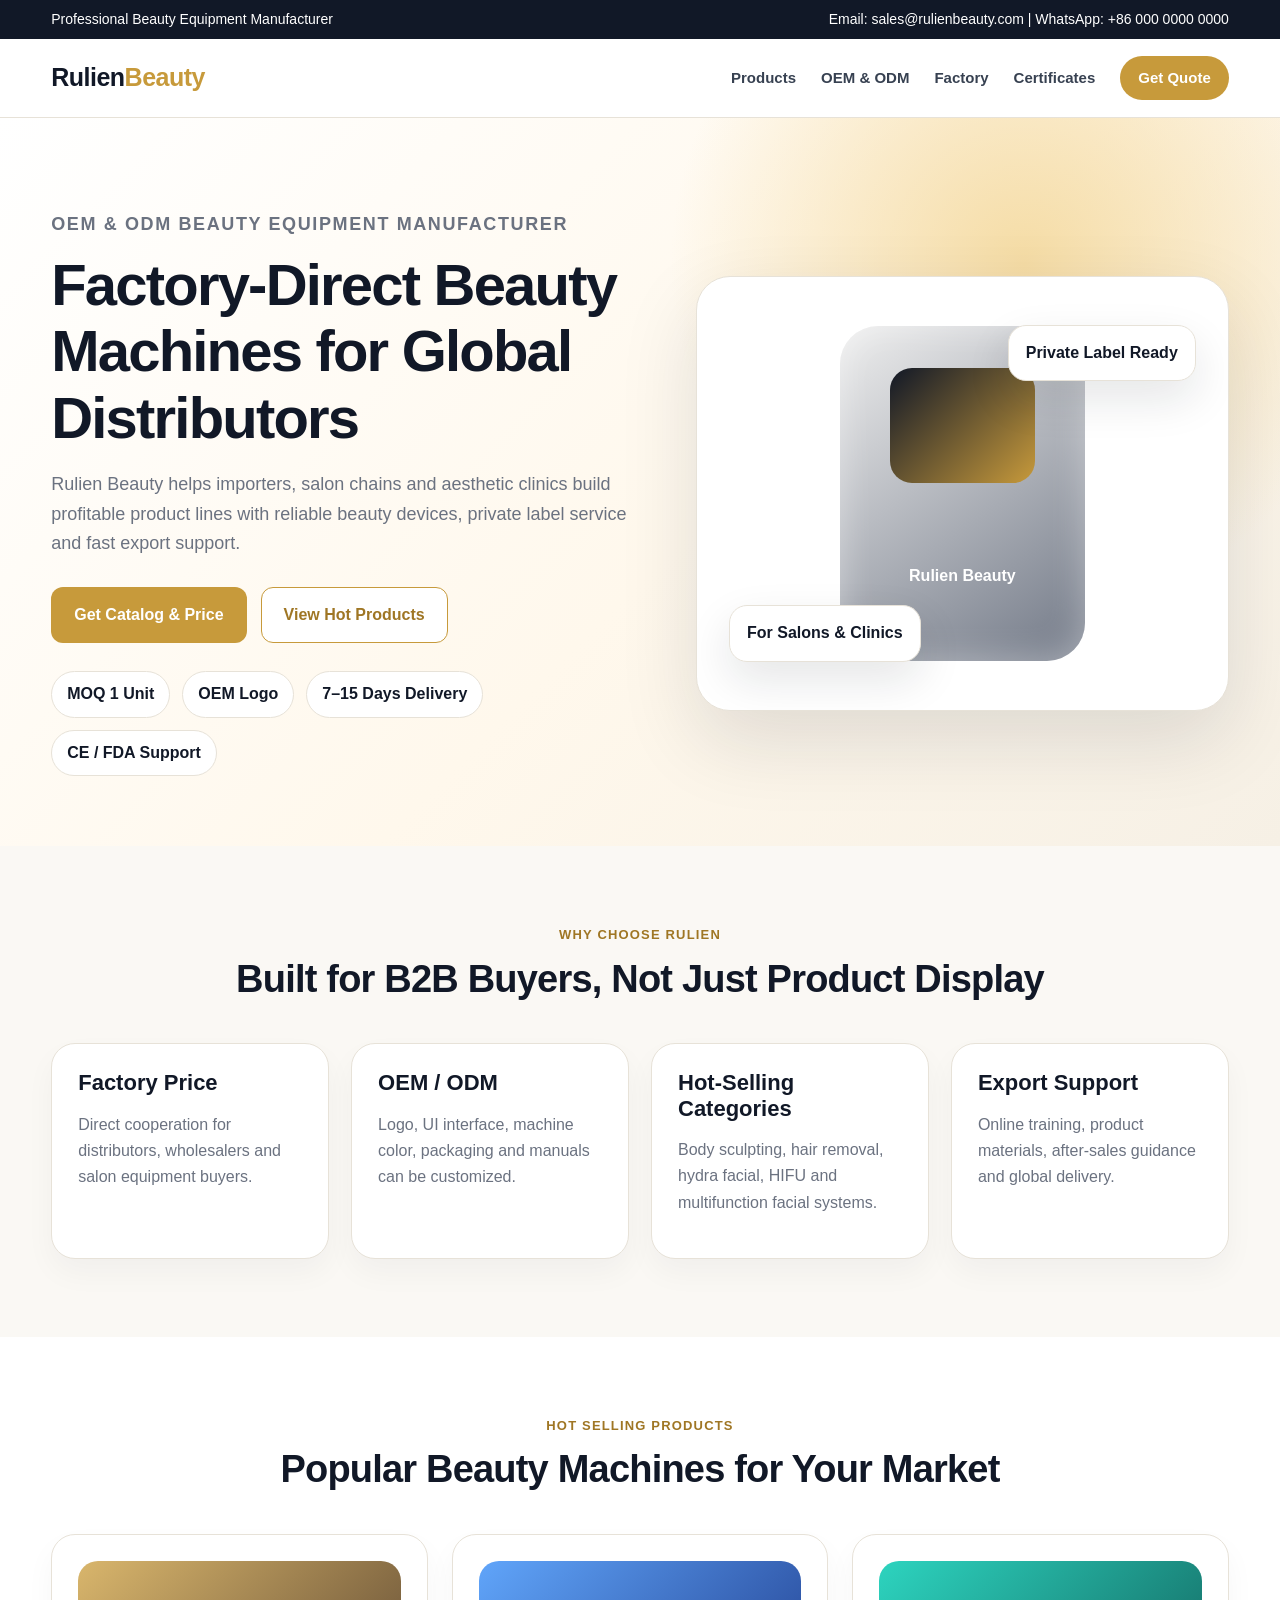
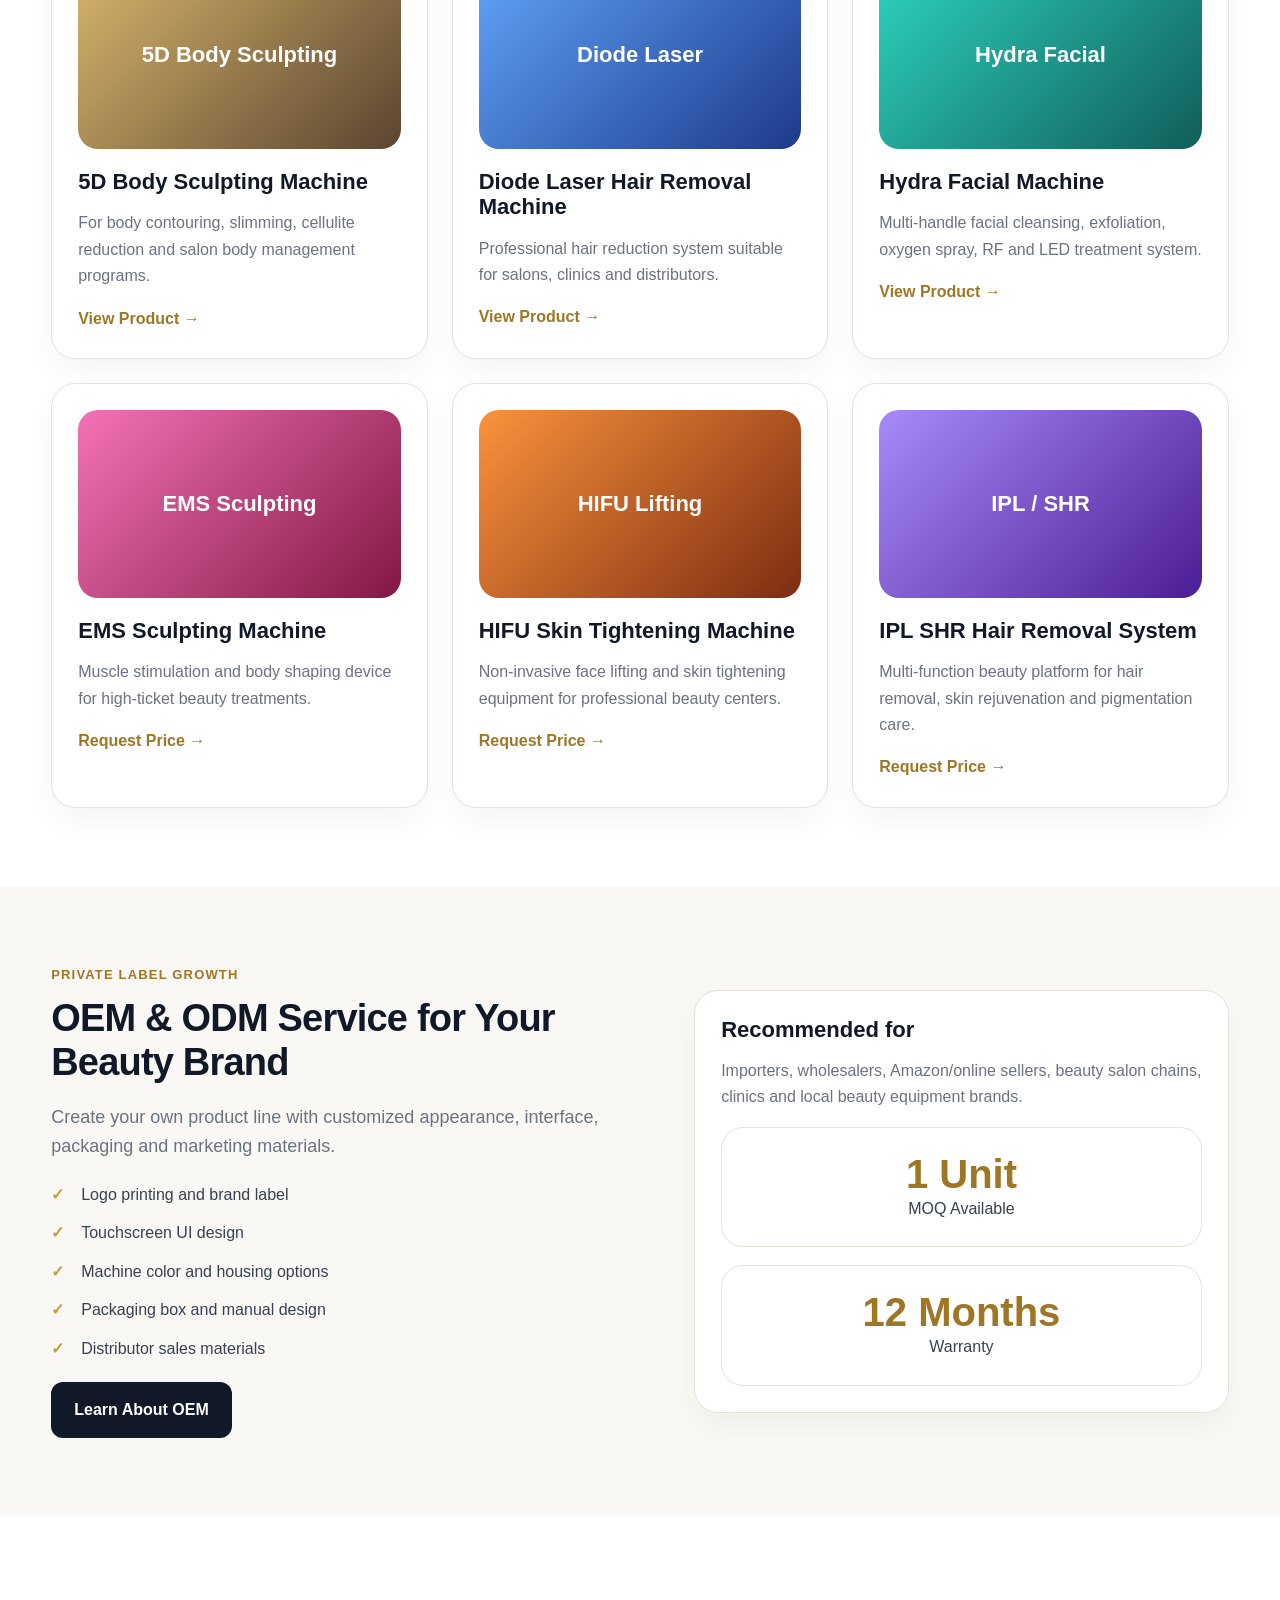
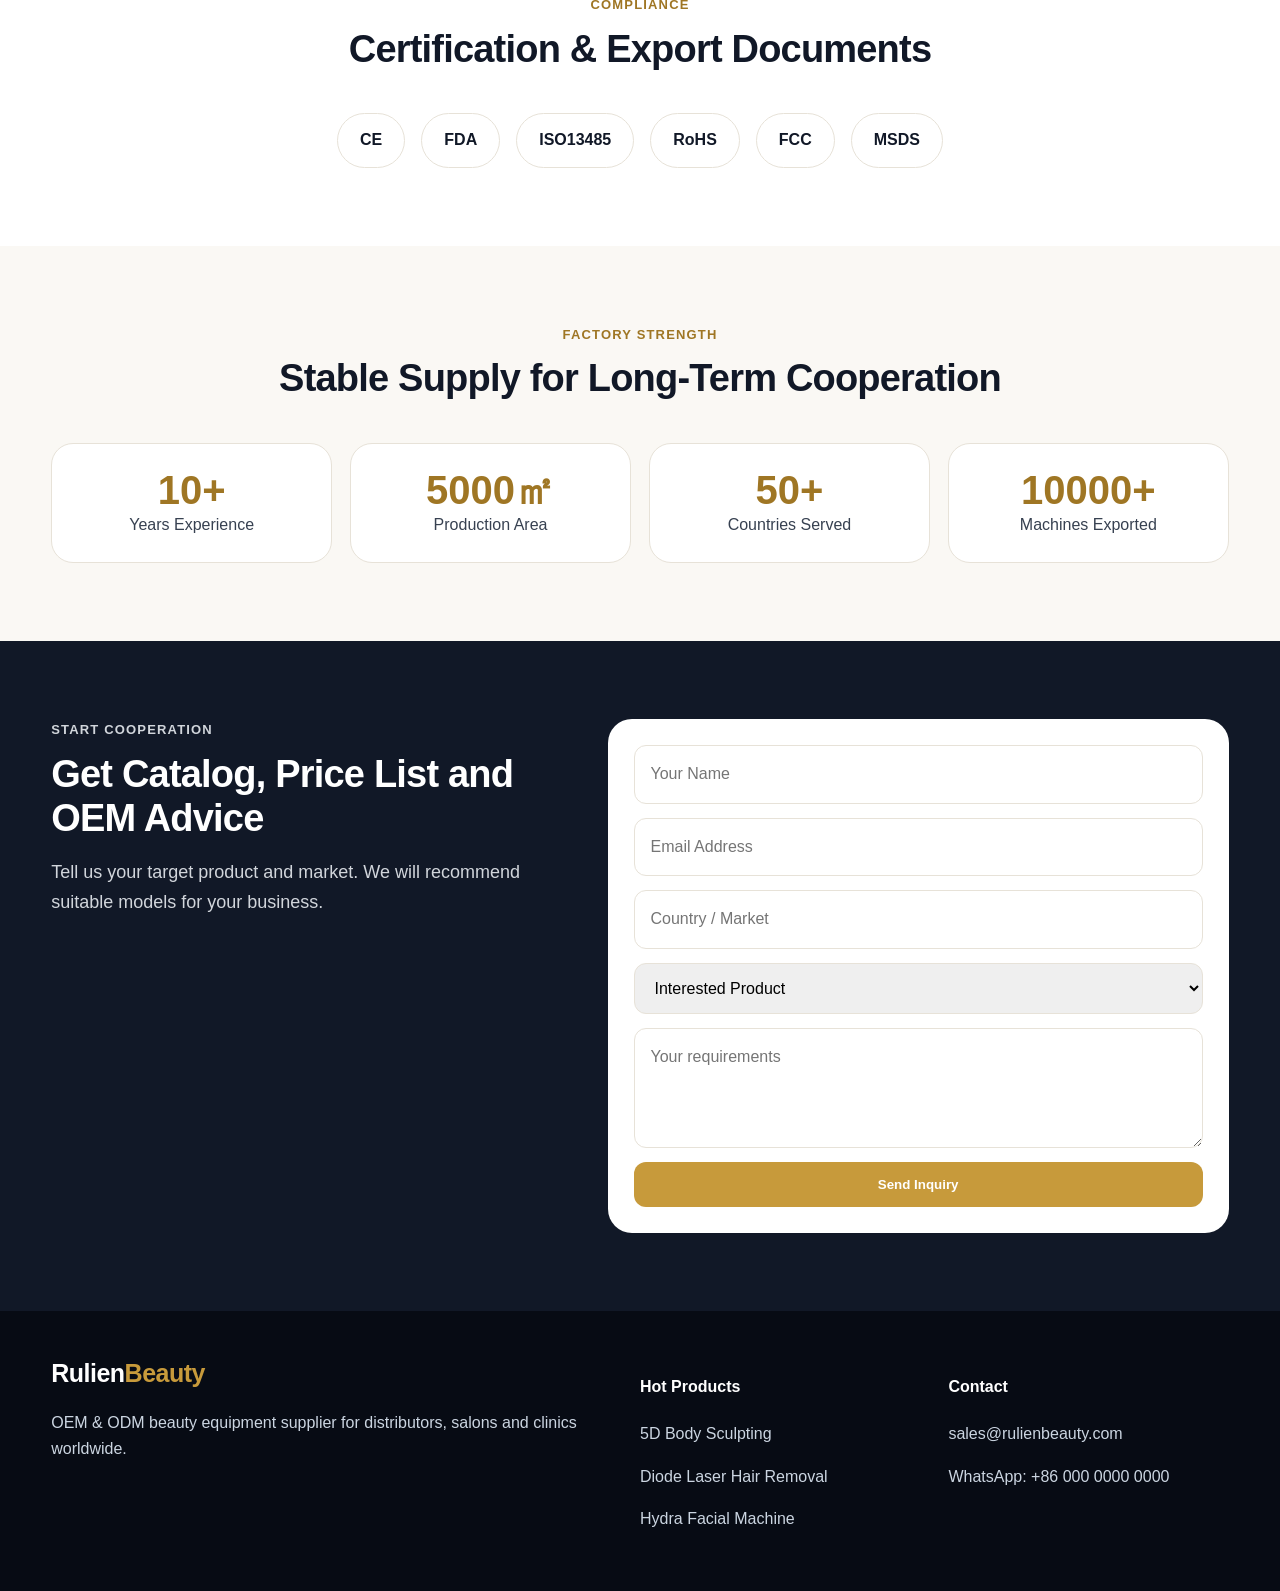
<file: index.html>
<!DOCTYPE html><html lang="en"><head><meta charset="UTF-8"><meta name="viewport" content="width=device-width, initial-scale=1.0"><title>Rulien Beauty | OEM Beauty Equipment Manufacturer</title><meta name="description" content="OEM and ODM beauty equipment manufacturer for body sculpting, hair removal, hydra facial and HIFU machines."><link rel="stylesheet" href="style.css"></head><body>
<div class="topbar"><div class="container"><span>Professional Beauty Equipment Manufacturer</span><span>Email: sales@rulienbeauty.com | WhatsApp: +86 000 0000 0000</span></div></div>
<header class="header"><div class="container nav"><a class="logo" href="index.html">Rulien<span>Beauty</span></a><nav><a href="index.html#products">Products</a><a href="oem.html">OEM & ODM</a><a href="factory.html">Factory</a><a href="index.html#certificates">Certificates</a><a href="contact.html" class="nav-cta">Get Quote</a></nav></div></header>
<section class="hero"><div class="container hero-grid"><div><p class="eyebrow">OEM & ODM Beauty Equipment Manufacturer</p><h1>Factory-Direct Beauty Machines for Global Distributors</h1><p>Rulien Beauty helps importers, salon chains and aesthetic clinics build profitable product lines with reliable beauty devices, private label service and fast export support.</p><div class="actions"><a href="contact.html" class="btn primary">Get Catalog & Price</a><a href="#products" class="btn light">View Hot Products</a></div><div class="trust"><span>MOQ 1 Unit</span><span>OEM Logo</span><span>7–15 Days Delivery</span><span>CE / FDA Support</span></div></div><div class="hero-visual"><div class="device"></div><div class="float a">Private Label Ready</div><div class="float b">For Salons & Clinics</div></div></div></section>
<section class="section alt"><div class="container"><div class="section-head"><p class="eyebrow">Why Choose Rulien</p><h2>Built for B2B Buyers, Not Just Product Display</h2></div><div class="grid-4"><div class="card"><h3>Factory Price</h3><p>Direct cooperation for distributors, wholesalers and salon equipment buyers.</p></div><div class="card"><h3>OEM / ODM</h3><p>Logo, UI interface, machine color, packaging and manuals can be customized.</p></div><div class="card"><h3>Hot-Selling Categories</h3><p>Body sculpting, hair removal, hydra facial, HIFU and multifunction facial systems.</p></div><div class="card"><h3>Export Support</h3><p>Online training, product materials, after-sales guidance and global delivery.</p></div></div></div></section>
<section id="products" class="section"><div class="container"><div class="section-head"><p class="eyebrow">Hot Selling Products</p><h2>Popular Beauty Machines for Your Market</h2></div><div class="grid-3"><div class="card product-card"><div class="product-img g1">5D Body Sculpting</div><h3>5D Body Sculpting Machine</h3><p>For body contouring, slimming, cellulite reduction and salon body management programs.</p><a href="body-sculpting.html">View Product →</a></div><div class="card product-card"><div class="product-img g2">Diode Laser</div><h3>Diode Laser Hair Removal Machine</h3><p>Professional hair reduction system suitable for salons, clinics and distributors.</p><a href="diode-laser.html">View Product →</a></div><div class="card product-card"><div class="product-img g3">Hydra Facial</div><h3>Hydra Facial Machine</h3><p>Multi-handle facial cleansing, exfoliation, oxygen spray, RF and LED treatment system.</p><a href="hydra-facial.html">View Product →</a></div><div class="card product-card"><div class="product-img g4">EMS Sculpting</div><h3>EMS Sculpting Machine</h3><p>Muscle stimulation and body shaping device for high-ticket beauty treatments.</p><a href="contact.html">Request Price →</a></div><div class="card product-card"><div class="product-img g5">HIFU Lifting</div><h3>HIFU Skin Tightening Machine</h3><p>Non-invasive face lifting and skin tightening equipment for professional beauty centers.</p><a href="contact.html">Request Price →</a></div><div class="card product-card"><div class="product-img g6">IPL / SHR</div><h3>IPL SHR Hair Removal System</h3><p>Multi-function beauty platform for hair removal, skin rejuvenation and pigmentation care.</p><a href="contact.html">Request Price →</a></div></div></div></section>
<section class="section alt"><div class="container split"><div><p class="eyebrow">Private Label Growth</p><h2>OEM & ODM Service for Your Beauty Brand</h2><p class="lead">Create your own product line with customized appearance, interface, packaging and marketing materials.</p><ul class="check"><li>Logo printing and brand label</li><li>Touchscreen UI design</li><li>Machine color and housing options</li><li>Packaging box and manual design</li><li>Distributor sales materials</li></ul><a href="oem.html" class="btn dark">Learn About OEM</a></div><div class="card"><h3>Recommended for</h3><p>Importers, wholesalers, Amazon/online sellers, beauty salon chains, clinics and local beauty equipment brands.</p><div class="stats" style="grid-template-columns:1fr"><div class="stat"><strong>1 Unit</strong><span>MOQ Available</span></div><div class="stat"><strong>12 Months</strong><span>Warranty</span></div></div></div></div></section>
<section class="section" id="certificates"><div class="container"><div class="section-head"><p class="eyebrow">Compliance</p><h2>Certification & Export Documents</h2></div><div class="cert-row"><span>CE</span><span>FDA</span><span>ISO13485</span><span>RoHS</span><span>FCC</span><span>MSDS</span></div></div></section>
<section class="section alt"><div class="container"><div class="section-head"><p class="eyebrow">Factory Strength</p><h2>Stable Supply for Long-Term Cooperation</h2></div><div class="stats"><div class="stat"><strong>10+</strong><span>Years Experience</span></div><div class="stat"><strong>5000㎡</strong><span>Production Area</span></div><div class="stat"><strong>50+</strong><span>Countries Served</span></div><div class="stat"><strong>10000+</strong><span>Machines Exported</span></div></div></div></section>
<section class="section contact"><div class="container contact-grid"><div><p class="eyebrow">Start Cooperation</p><h2>Get Catalog, Price List and OEM Advice</h2><p class="lead">Tell us your target product and market. We will recommend suitable models for your business.</p></div><form action="https://formspree.io/f/your-form-id" method="POST"><input name="name" placeholder="Your Name" required><input name="email" type="email" placeholder="Email Address" required><input name="country" placeholder="Country / Market"><select name="product"><option>Interested Product</option><option>5D Body Sculpting Machine</option><option>Diode Laser Hair Removal Machine</option><option>Hydra Facial Machine</option><option>OEM / ODM Cooperation</option></select><textarea name="message" placeholder="Your requirements"></textarea><button class="btn primary" type="submit">Send Inquiry</button></form></div></section><footer class="footer"><div class="container footer-grid"><div><div class="logo" style="color:white">Rulien<span>Beauty</span></div><p>OEM & ODM beauty equipment supplier for distributors, salons and clinics worldwide.</p></div><div><h4>Hot Products</h4><p>5D Body Sculpting</p><p>Diode Laser Hair Removal</p><p>Hydra Facial Machine</p></div><div><h4>Contact</h4><p>sales@rulienbeauty.com</p><p>WhatsApp: +86 000 0000 0000</p></div></div></footer></body></html>
</file>
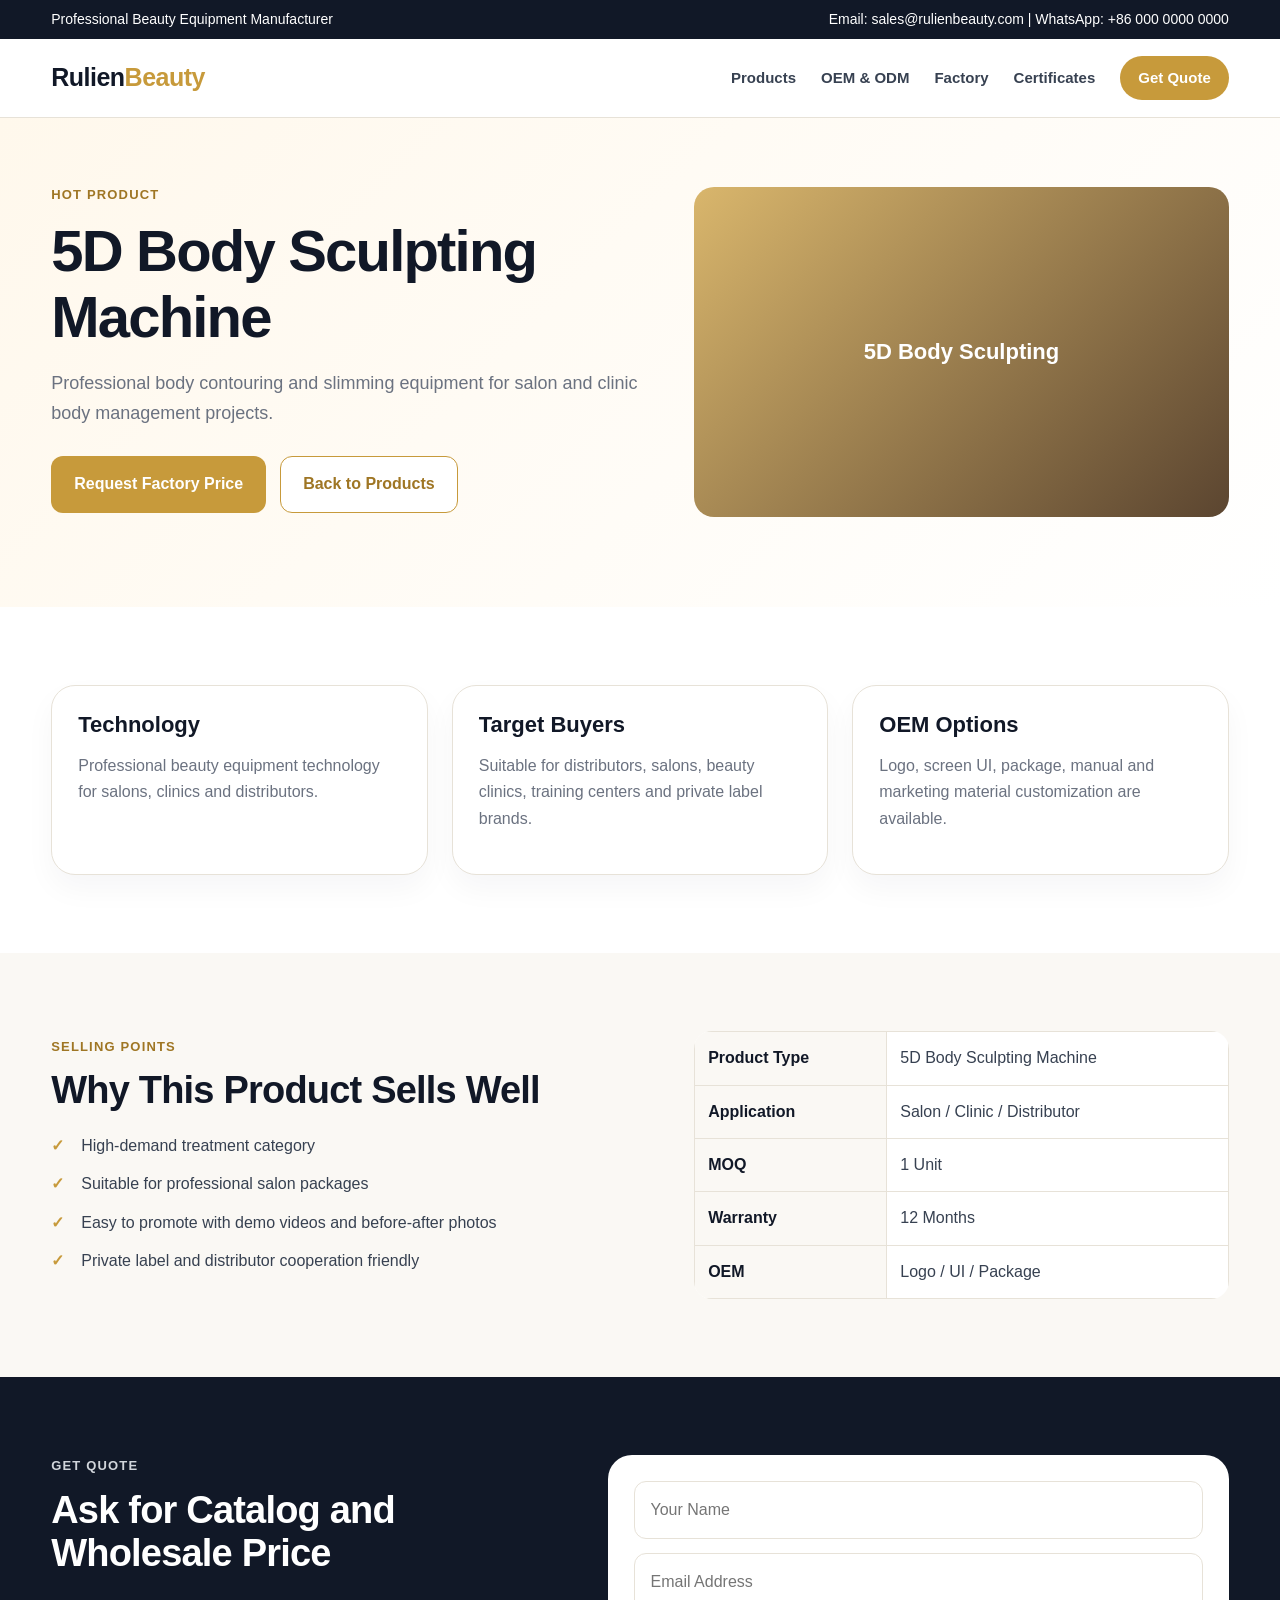
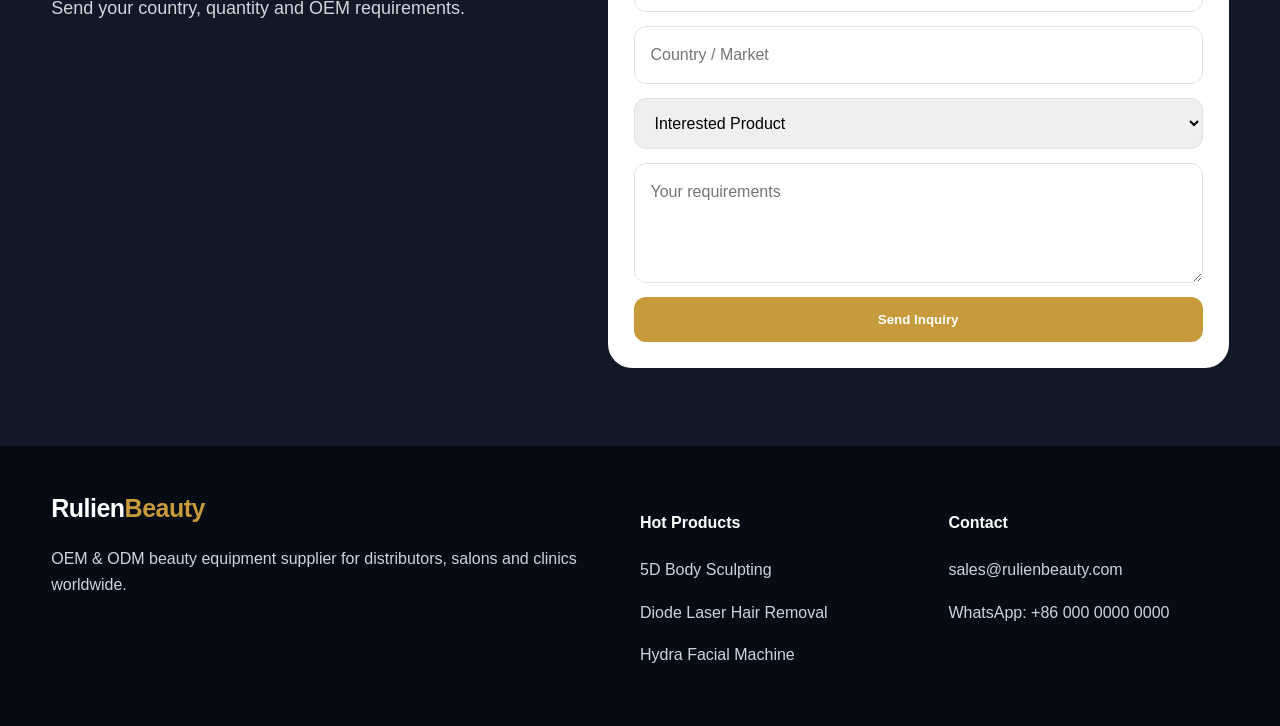
<file: body-sculpting.html>
<!DOCTYPE html><html lang="en"><head><meta charset="UTF-8"><meta name="viewport" content="width=device-width, initial-scale=1.0"><title>5D Body Sculpting Machine | Rulien Beauty</title><meta name="description" content="Professional body contouring and slimming equipment for salon and clinic body management projects."><link rel="stylesheet" href="style.css"></head><body>
<div class="topbar"><div class="container"><span>Professional Beauty Equipment Manufacturer</span><span>Email: sales@rulienbeauty.com | WhatsApp: +86 000 0000 0000</span></div></div>
<header class="header"><div class="container nav"><a class="logo" href="index.html">Rulien<span>Beauty</span></a><nav><a href="index.html#products">Products</a><a href="oem.html">OEM & ODM</a><a href="factory.html">Factory</a><a href="index.html#certificates">Certificates</a><a href="contact.html" class="nav-cta">Get Quote</a></nav></div></header>
<section class="product-page-hero"><div class="container split"><div><p class="eyebrow">Hot Product</p><h1>5D Body Sculpting Machine</h1><p class="lead">Professional body contouring and slimming equipment for salon and clinic body management projects.</p><div class="actions"><a href="contact.html" class="btn primary">Request Factory Price</a><a href="index.html#products" class="btn light">Back to Products</a></div></div><div class="product-img g1" style="height:330px">5D Body Sculpting</div></div></section>
<section class="section"><div class="container grid-3"><div class="card"><h3>Technology</h3><p>Professional beauty equipment technology for salons, clinics and distributors.</p></div><div class="card"><h3>Target Buyers</h3><p>Suitable for distributors, salons, beauty clinics, training centers and private label brands.</p></div><div class="card"><h3>OEM Options</h3><p>Logo, screen UI, package, manual and marketing material customization are available.</p></div></div></section>
<section class="section alt"><div class="container split"><div><p class="eyebrow">Selling Points</p><h2>Why This Product Sells Well</h2><ul class="check"><li>High-demand treatment category</li><li>Suitable for professional salon packages</li><li>Easy to promote with demo videos and before-after photos</li><li>Private label and distributor cooperation friendly</li></ul></div><div><table class="specs"><tr><td>Product Type</td><td>5D Body Sculpting Machine</td></tr><tr><td>Application</td><td>Salon / Clinic / Distributor</td></tr><tr><td>MOQ</td><td>1 Unit</td></tr><tr><td>Warranty</td><td>12 Months</td></tr><tr><td>OEM</td><td>Logo / UI / Package</td></tr></table></div></div></section>
<section class="section contact"><div class="container contact-grid"><div><p class="eyebrow">Get Quote</p><h2>Ask for Catalog and Wholesale Price</h2><p class="lead">Send your country, quantity and OEM requirements.</p></div><form action="https://formspree.io/f/your-form-id" method="POST"><input name="name" placeholder="Your Name" required><input name="email" type="email" placeholder="Email Address" required><input name="country" placeholder="Country / Market"><select name="product"><option>Interested Product</option><option>5D Body Sculpting Machine</option><option>Diode Laser Hair Removal Machine</option><option>Hydra Facial Machine</option><option>OEM / ODM Cooperation</option></select><textarea name="message" placeholder="Your requirements"></textarea><button class="btn primary" type="submit">Send Inquiry</button></form></div></section><footer class="footer"><div class="container footer-grid"><div><div class="logo" style="color:white">Rulien<span>Beauty</span></div><p>OEM & ODM beauty equipment supplier for distributors, salons and clinics worldwide.</p></div><div><h4>Hot Products</h4><p>5D Body Sculpting</p><p>Diode Laser Hair Removal</p><p>Hydra Facial Machine</p></div><div><h4>Contact</h4><p>sales@rulienbeauty.com</p><p>WhatsApp: +86 000 0000 0000</p></div></div></footer></body></html>
</file>
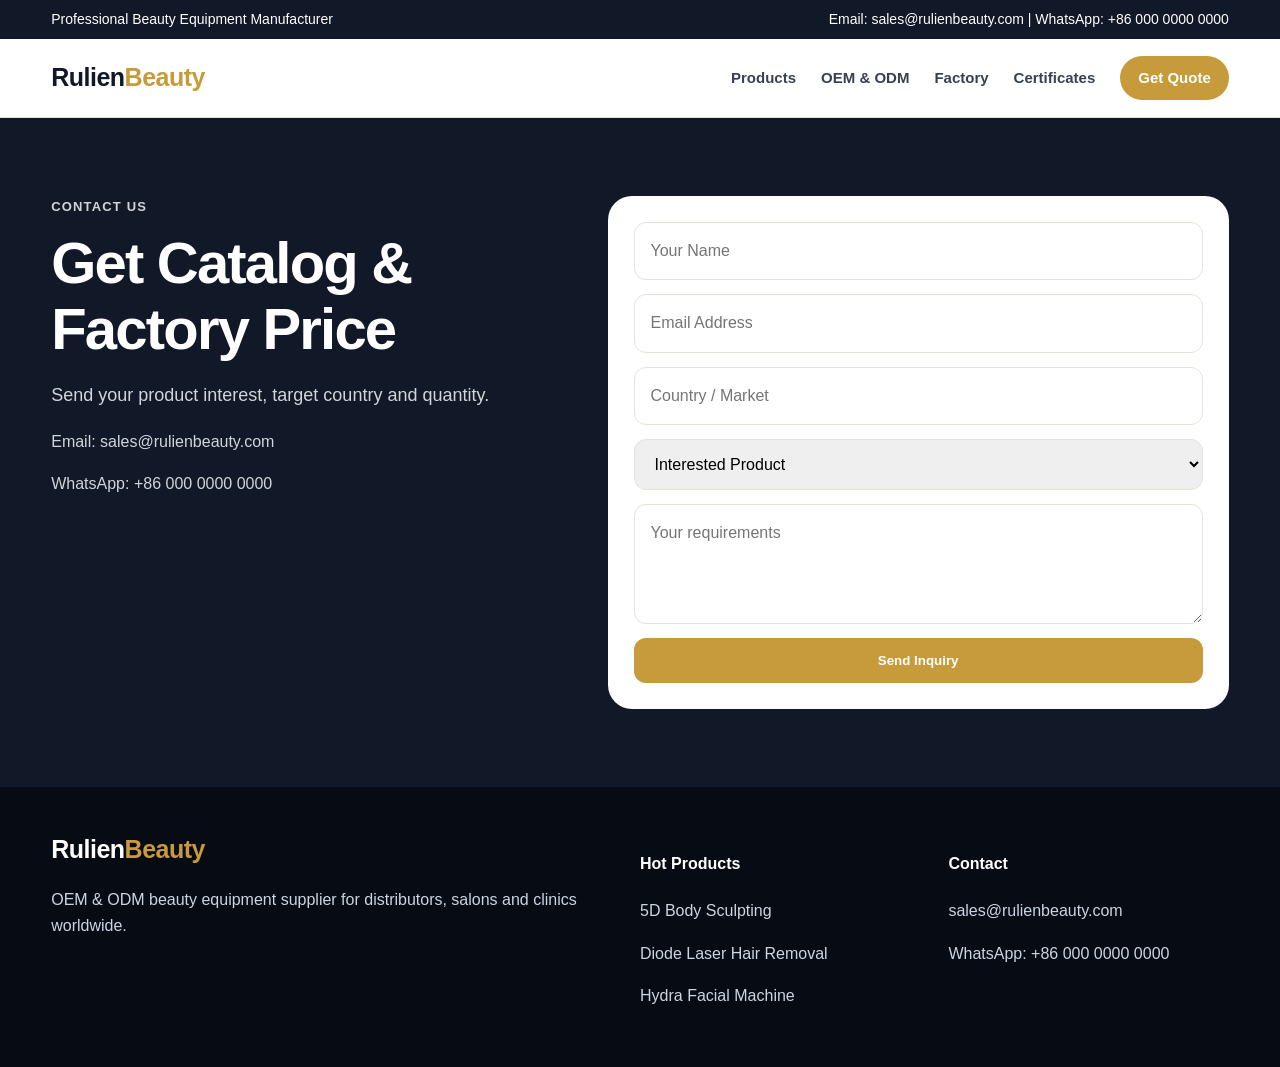
<file: contact.html>
<!DOCTYPE html><html lang="en"><head><meta charset="UTF-8"><meta name="viewport" content="width=device-width, initial-scale=1.0"><title>Contact Rulien Beauty</title><meta name="description" content="Contact Rulien Beauty for beauty machine catalog, wholesale price and OEM service."><link rel="stylesheet" href="style.css"></head><body>
<div class="topbar"><div class="container"><span>Professional Beauty Equipment Manufacturer</span><span>Email: sales@rulienbeauty.com | WhatsApp: +86 000 0000 0000</span></div></div>
<header class="header"><div class="container nav"><a class="logo" href="index.html">Rulien<span>Beauty</span></a><nav><a href="index.html#products">Products</a><a href="oem.html">OEM & ODM</a><a href="factory.html">Factory</a><a href="index.html#certificates">Certificates</a><a href="contact.html" class="nav-cta">Get Quote</a></nav></div></header><section class="section contact"><div class="container contact-grid"><div><p class="eyebrow">Contact Us</p><h1>Get Catalog & Factory Price</h1><p class="lead">Send your product interest, target country and quantity.</p><p>Email: sales@rulienbeauty.com</p><p>WhatsApp: +86 000 0000 0000</p></div><form action="https://formspree.io/f/your-form-id" method="POST"><input name="name" placeholder="Your Name" required><input name="email" type="email" placeholder="Email Address" required><input name="country" placeholder="Country / Market"><select name="product"><option>Interested Product</option><option>5D Body Sculpting Machine</option><option>Diode Laser Hair Removal Machine</option><option>Hydra Facial Machine</option><option>OEM / ODM Cooperation</option></select><textarea name="message" placeholder="Your requirements"></textarea><button class="btn primary" type="submit">Send Inquiry</button></form></div></section><footer class="footer"><div class="container footer-grid"><div><div class="logo" style="color:white">Rulien<span>Beauty</span></div><p>OEM & ODM beauty equipment supplier for distributors, salons and clinics worldwide.</p></div><div><h4>Hot Products</h4><p>5D Body Sculpting</p><p>Diode Laser Hair Removal</p><p>Hydra Facial Machine</p></div><div><h4>Contact</h4><p>sales@rulienbeauty.com</p><p>WhatsApp: +86 000 0000 0000</p></div></div></footer></body></html>
</file>
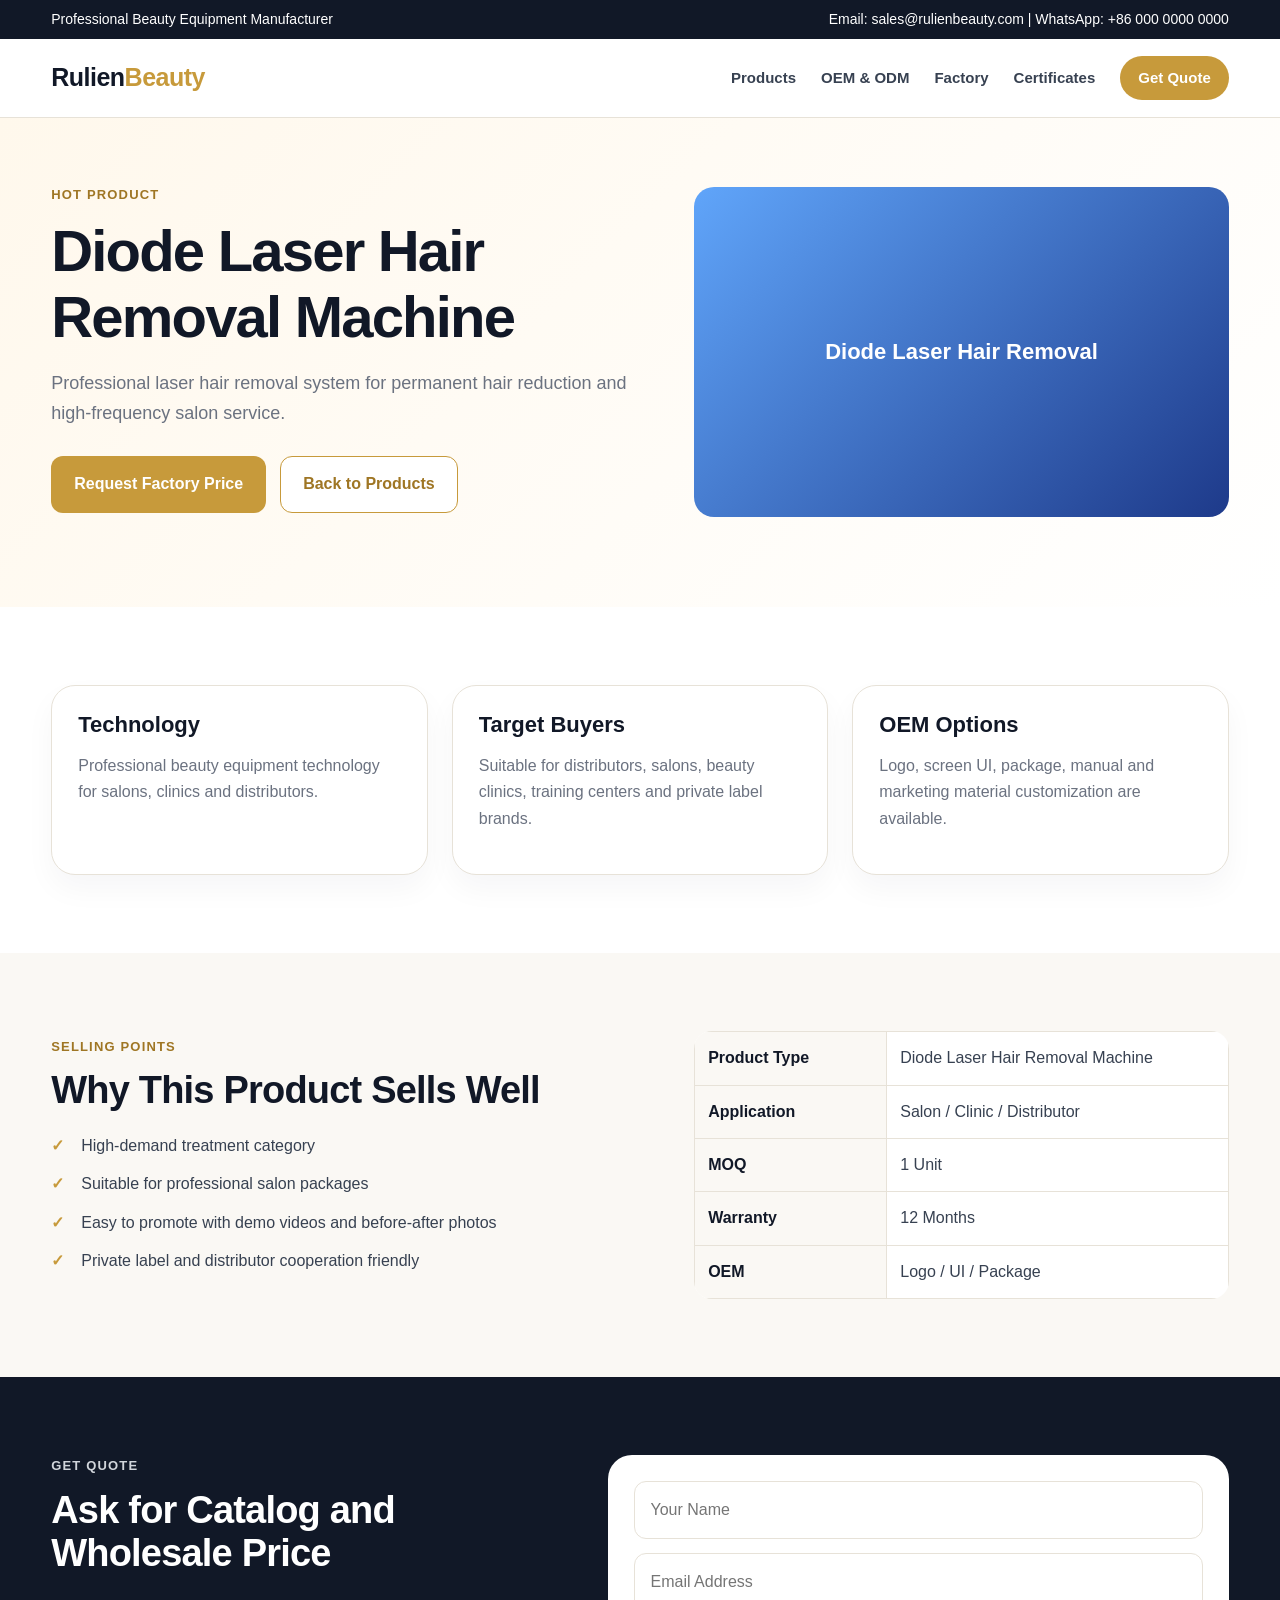
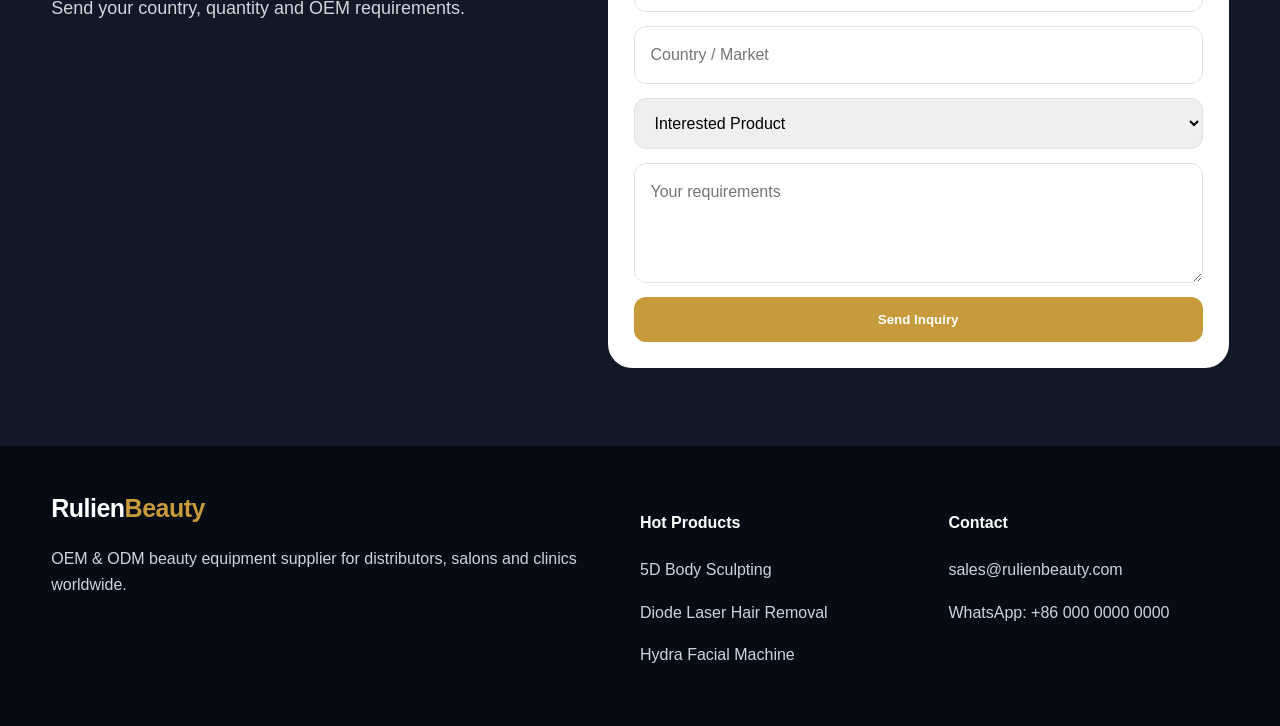
<file: diode-laser.html>
<!DOCTYPE html><html lang="en"><head><meta charset="UTF-8"><meta name="viewport" content="width=device-width, initial-scale=1.0"><title>Diode Laser Hair Removal Machine | Rulien Beauty</title><meta name="description" content="Professional laser hair removal system for permanent hair reduction and high-frequency salon service."><link rel="stylesheet" href="style.css"></head><body>
<div class="topbar"><div class="container"><span>Professional Beauty Equipment Manufacturer</span><span>Email: sales@rulienbeauty.com | WhatsApp: +86 000 0000 0000</span></div></div>
<header class="header"><div class="container nav"><a class="logo" href="index.html">Rulien<span>Beauty</span></a><nav><a href="index.html#products">Products</a><a href="oem.html">OEM & ODM</a><a href="factory.html">Factory</a><a href="index.html#certificates">Certificates</a><a href="contact.html" class="nav-cta">Get Quote</a></nav></div></header>
<section class="product-page-hero"><div class="container split"><div><p class="eyebrow">Hot Product</p><h1>Diode Laser Hair Removal Machine</h1><p class="lead">Professional laser hair removal system for permanent hair reduction and high-frequency salon service.</p><div class="actions"><a href="contact.html" class="btn primary">Request Factory Price</a><a href="index.html#products" class="btn light">Back to Products</a></div></div><div class="product-img g2" style="height:330px">Diode Laser Hair Removal</div></div></section>
<section class="section"><div class="container grid-3"><div class="card"><h3>Technology</h3><p>Professional beauty equipment technology for salons, clinics and distributors.</p></div><div class="card"><h3>Target Buyers</h3><p>Suitable for distributors, salons, beauty clinics, training centers and private label brands.</p></div><div class="card"><h3>OEM Options</h3><p>Logo, screen UI, package, manual and marketing material customization are available.</p></div></div></section>
<section class="section alt"><div class="container split"><div><p class="eyebrow">Selling Points</p><h2>Why This Product Sells Well</h2><ul class="check"><li>High-demand treatment category</li><li>Suitable for professional salon packages</li><li>Easy to promote with demo videos and before-after photos</li><li>Private label and distributor cooperation friendly</li></ul></div><div><table class="specs"><tr><td>Product Type</td><td>Diode Laser Hair Removal Machine</td></tr><tr><td>Application</td><td>Salon / Clinic / Distributor</td></tr><tr><td>MOQ</td><td>1 Unit</td></tr><tr><td>Warranty</td><td>12 Months</td></tr><tr><td>OEM</td><td>Logo / UI / Package</td></tr></table></div></div></section>
<section class="section contact"><div class="container contact-grid"><div><p class="eyebrow">Get Quote</p><h2>Ask for Catalog and Wholesale Price</h2><p class="lead">Send your country, quantity and OEM requirements.</p></div><form action="https://formspree.io/f/your-form-id" method="POST"><input name="name" placeholder="Your Name" required><input name="email" type="email" placeholder="Email Address" required><input name="country" placeholder="Country / Market"><select name="product"><option>Interested Product</option><option>5D Body Sculpting Machine</option><option>Diode Laser Hair Removal Machine</option><option>Hydra Facial Machine</option><option>OEM / ODM Cooperation</option></select><textarea name="message" placeholder="Your requirements"></textarea><button class="btn primary" type="submit">Send Inquiry</button></form></div></section><footer class="footer"><div class="container footer-grid"><div><div class="logo" style="color:white">Rulien<span>Beauty</span></div><p>OEM & ODM beauty equipment supplier for distributors, salons and clinics worldwide.</p></div><div><h4>Hot Products</h4><p>5D Body Sculpting</p><p>Diode Laser Hair Removal</p><p>Hydra Facial Machine</p></div><div><h4>Contact</h4><p>sales@rulienbeauty.com</p><p>WhatsApp: +86 000 0000 0000</p></div></div></footer></body></html>
</file>
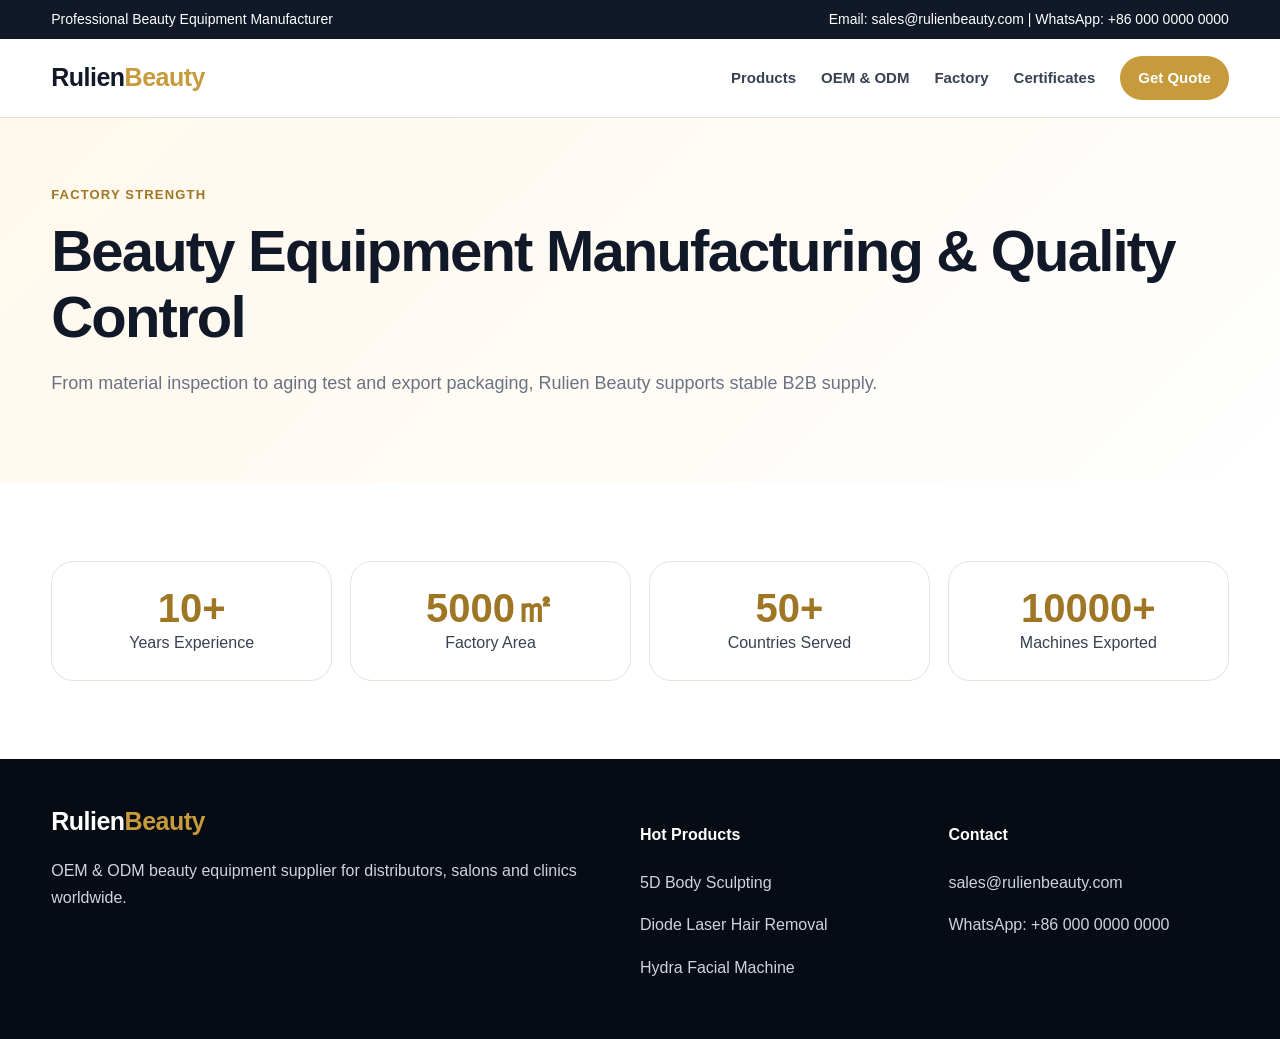
<file: factory.html>
<!DOCTYPE html><html lang="en"><head><meta charset="UTF-8"><meta name="viewport" content="width=device-width, initial-scale=1.0"><title>Factory | Rulien Beauty</title><meta name="description" content="Rulien Beauty factory, quality control and export support for beauty equipment buyers."><link rel="stylesheet" href="style.css"></head><body>
<div class="topbar"><div class="container"><span>Professional Beauty Equipment Manufacturer</span><span>Email: sales@rulienbeauty.com | WhatsApp: +86 000 0000 0000</span></div></div>
<header class="header"><div class="container nav"><a class="logo" href="index.html">Rulien<span>Beauty</span></a><nav><a href="index.html#products">Products</a><a href="oem.html">OEM & ODM</a><a href="factory.html">Factory</a><a href="index.html#certificates">Certificates</a><a href="contact.html" class="nav-cta">Get Quote</a></nav></div></header><section class="product-page-hero"><div class="container"><p class="eyebrow">Factory Strength</p><h1>Beauty Equipment Manufacturing & Quality Control</h1><p class="lead">From material inspection to aging test and export packaging, Rulien Beauty supports stable B2B supply.</p></div></section><section class="section"><div class="container stats"><div class="stat"><strong>10+</strong><span>Years Experience</span></div><div class="stat"><strong>5000㎡</strong><span>Factory Area</span></div><div class="stat"><strong>50+</strong><span>Countries Served</span></div><div class="stat"><strong>10000+</strong><span>Machines Exported</span></div></div></section><footer class="footer"><div class="container footer-grid"><div><div class="logo" style="color:white">Rulien<span>Beauty</span></div><p>OEM & ODM beauty equipment supplier for distributors, salons and clinics worldwide.</p></div><div><h4>Hot Products</h4><p>5D Body Sculpting</p><p>Diode Laser Hair Removal</p><p>Hydra Facial Machine</p></div><div><h4>Contact</h4><p>sales@rulienbeauty.com</p><p>WhatsApp: +86 000 0000 0000</p></div></div></footer></body></html>
</file>
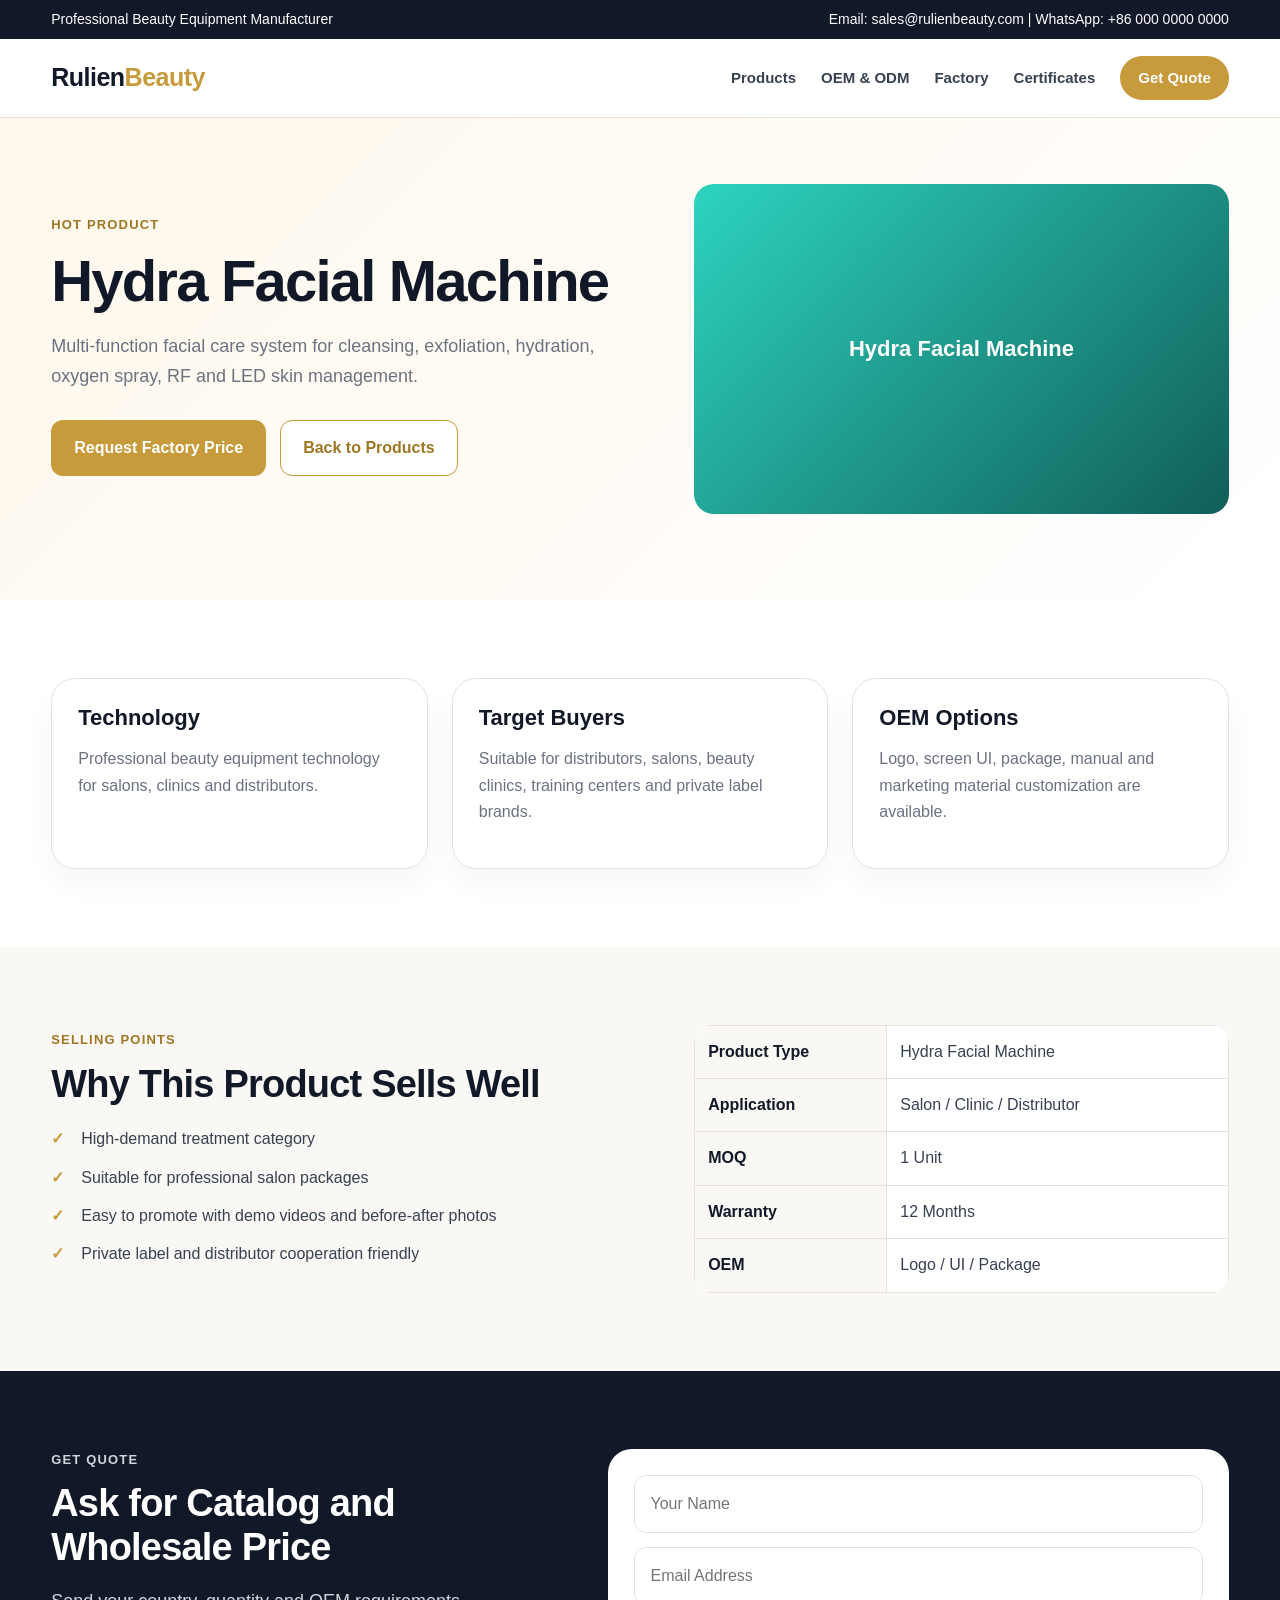
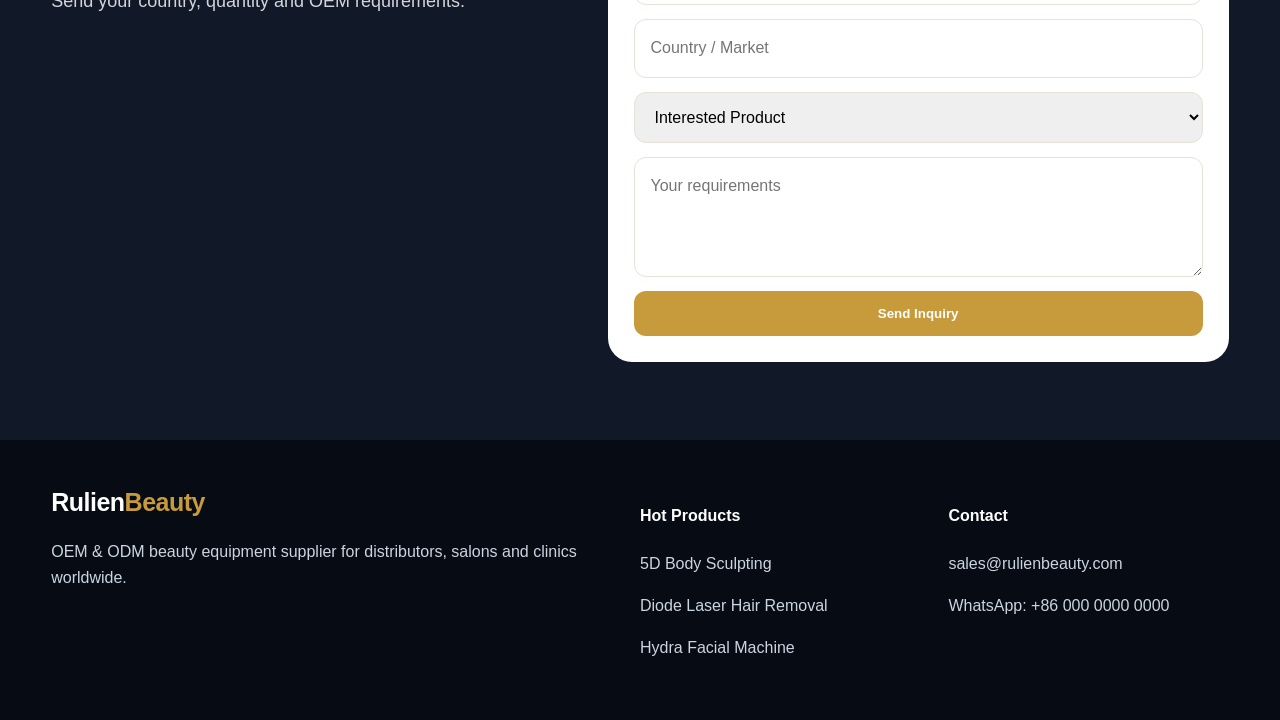
<file: hydra-facial.html>
<!DOCTYPE html><html lang="en"><head><meta charset="UTF-8"><meta name="viewport" content="width=device-width, initial-scale=1.0"><title>Hydra Facial Machine | Rulien Beauty</title><meta name="description" content="Multi-function facial care system for cleansing, exfoliation, hydration, oxygen spray, RF and LED skin management."><link rel="stylesheet" href="style.css"></head><body>
<div class="topbar"><div class="container"><span>Professional Beauty Equipment Manufacturer</span><span>Email: sales@rulienbeauty.com | WhatsApp: +86 000 0000 0000</span></div></div>
<header class="header"><div class="container nav"><a class="logo" href="index.html">Rulien<span>Beauty</span></a><nav><a href="index.html#products">Products</a><a href="oem.html">OEM & ODM</a><a href="factory.html">Factory</a><a href="index.html#certificates">Certificates</a><a href="contact.html" class="nav-cta">Get Quote</a></nav></div></header>
<section class="product-page-hero"><div class="container split"><div><p class="eyebrow">Hot Product</p><h1>Hydra Facial Machine</h1><p class="lead">Multi-function facial care system for cleansing, exfoliation, hydration, oxygen spray, RF and LED skin management.</p><div class="actions"><a href="contact.html" class="btn primary">Request Factory Price</a><a href="index.html#products" class="btn light">Back to Products</a></div></div><div class="product-img g3" style="height:330px">Hydra Facial Machine</div></div></section>
<section class="section"><div class="container grid-3"><div class="card"><h3>Technology</h3><p>Professional beauty equipment technology for salons, clinics and distributors.</p></div><div class="card"><h3>Target Buyers</h3><p>Suitable for distributors, salons, beauty clinics, training centers and private label brands.</p></div><div class="card"><h3>OEM Options</h3><p>Logo, screen UI, package, manual and marketing material customization are available.</p></div></div></section>
<section class="section alt"><div class="container split"><div><p class="eyebrow">Selling Points</p><h2>Why This Product Sells Well</h2><ul class="check"><li>High-demand treatment category</li><li>Suitable for professional salon packages</li><li>Easy to promote with demo videos and before-after photos</li><li>Private label and distributor cooperation friendly</li></ul></div><div><table class="specs"><tr><td>Product Type</td><td>Hydra Facial Machine</td></tr><tr><td>Application</td><td>Salon / Clinic / Distributor</td></tr><tr><td>MOQ</td><td>1 Unit</td></tr><tr><td>Warranty</td><td>12 Months</td></tr><tr><td>OEM</td><td>Logo / UI / Package</td></tr></table></div></div></section>
<section class="section contact"><div class="container contact-grid"><div><p class="eyebrow">Get Quote</p><h2>Ask for Catalog and Wholesale Price</h2><p class="lead">Send your country, quantity and OEM requirements.</p></div><form action="https://formspree.io/f/your-form-id" method="POST"><input name="name" placeholder="Your Name" required><input name="email" type="email" placeholder="Email Address" required><input name="country" placeholder="Country / Market"><select name="product"><option>Interested Product</option><option>5D Body Sculpting Machine</option><option>Diode Laser Hair Removal Machine</option><option>Hydra Facial Machine</option><option>OEM / ODM Cooperation</option></select><textarea name="message" placeholder="Your requirements"></textarea><button class="btn primary" type="submit">Send Inquiry</button></form></div></section><footer class="footer"><div class="container footer-grid"><div><div class="logo" style="color:white">Rulien<span>Beauty</span></div><p>OEM & ODM beauty equipment supplier for distributors, salons and clinics worldwide.</p></div><div><h4>Hot Products</h4><p>5D Body Sculpting</p><p>Diode Laser Hair Removal</p><p>Hydra Facial Machine</p></div><div><h4>Contact</h4><p>sales@rulienbeauty.com</p><p>WhatsApp: +86 000 0000 0000</p></div></div></footer></body></html>
</file>
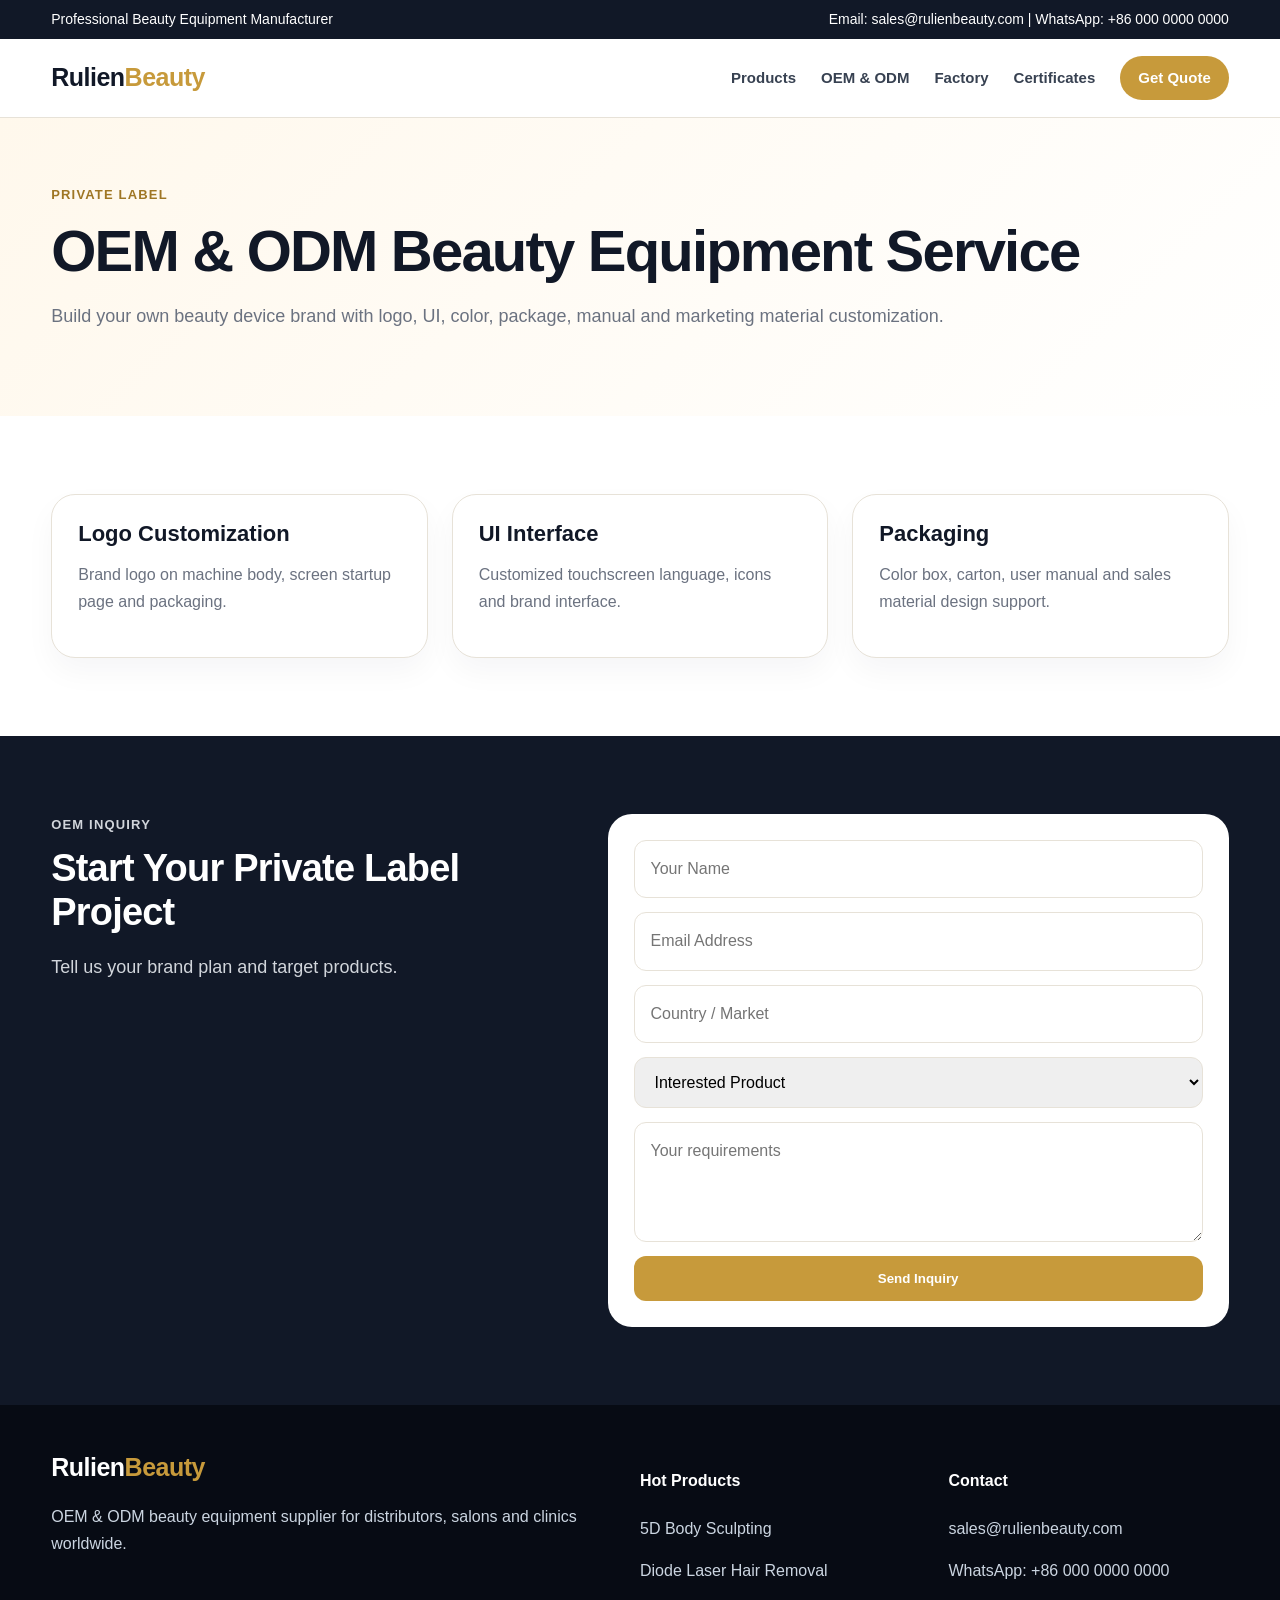
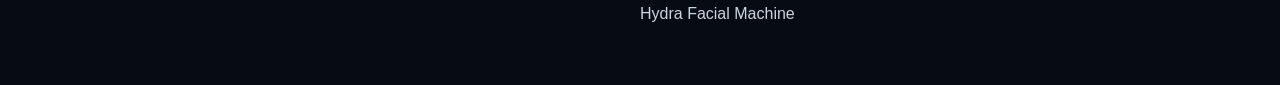
<file: oem.html>
<!DOCTYPE html><html lang="en"><head><meta charset="UTF-8"><meta name="viewport" content="width=device-width, initial-scale=1.0"><title>OEM & ODM Service | Rulien Beauty</title><meta name="description" content="Private label OEM and ODM beauty equipment service for distributors and beauty brands."><link rel="stylesheet" href="style.css"></head><body>
<div class="topbar"><div class="container"><span>Professional Beauty Equipment Manufacturer</span><span>Email: sales@rulienbeauty.com | WhatsApp: +86 000 0000 0000</span></div></div>
<header class="header"><div class="container nav"><a class="logo" href="index.html">Rulien<span>Beauty</span></a><nav><a href="index.html#products">Products</a><a href="oem.html">OEM & ODM</a><a href="factory.html">Factory</a><a href="index.html#certificates">Certificates</a><a href="contact.html" class="nav-cta">Get Quote</a></nav></div></header><section class="product-page-hero"><div class="container"><p class="eyebrow">Private Label</p><h1>OEM & ODM Beauty Equipment Service</h1><p class="lead">Build your own beauty device brand with logo, UI, color, package, manual and marketing material customization.</p></div></section><section class="section"><div class="container grid-3"><div class="card"><h3>Logo Customization</h3><p>Brand logo on machine body, screen startup page and packaging.</p></div><div class="card"><h3>UI Interface</h3><p>Customized touchscreen language, icons and brand interface.</p></div><div class="card"><h3>Packaging</h3><p>Color box, carton, user manual and sales material design support.</p></div></div></section><section class="section contact"><div class="container contact-grid"><div><p class="eyebrow">OEM Inquiry</p><h2>Start Your Private Label Project</h2><p class="lead">Tell us your brand plan and target products.</p></div><form action="https://formspree.io/f/your-form-id" method="POST"><input name="name" placeholder="Your Name" required><input name="email" type="email" placeholder="Email Address" required><input name="country" placeholder="Country / Market"><select name="product"><option>Interested Product</option><option>5D Body Sculpting Machine</option><option>Diode Laser Hair Removal Machine</option><option>Hydra Facial Machine</option><option>OEM / ODM Cooperation</option></select><textarea name="message" placeholder="Your requirements"></textarea><button class="btn primary" type="submit">Send Inquiry</button></form></div></section><footer class="footer"><div class="container footer-grid"><div><div class="logo" style="color:white">Rulien<span>Beauty</span></div><p>OEM & ODM beauty equipment supplier for distributors, salons and clinics worldwide.</p></div><div><h4>Hot Products</h4><p>5D Body Sculpting</p><p>Diode Laser Hair Removal</p><p>Hydra Facial Machine</p></div><div><h4>Contact</h4><p>sales@rulienbeauty.com</p><p>WhatsApp: +86 000 0000 0000</p></div></div></footer></body></html>
</file>
<file: style.css>
:root{--navy:#111827;--text:#374151;--muted:#6b7280;--gold:#c79a3b;--gold-dark:#9f7624;--cream:#fff8ec;--soft:#f7f4ef;--line:#e7e2d8;--white:#fff}
*{box-sizing:border-box}html{scroll-behavior:smooth}body{margin:0;font-family:Arial,Helvetica,sans-serif;color:var(--text);line-height:1.65;background:#fff}a{text-decoration:none;color:inherit}.container{width:min(1180px,92%);margin:auto}
.topbar{background:var(--navy);color:#fff;font-size:14px;padding:8px 0}.topbar .container{display:flex;justify-content:space-between;gap:16px;flex-wrap:wrap}.header{position:sticky;top:0;z-index:50;background:rgba(255,255,255,.94);border-bottom:1px solid var(--line);backdrop-filter:blur(14px)}.nav{height:78px;display:flex;justify-content:space-between;align-items:center}.logo{font-size:25px;font-weight:900;color:var(--navy);letter-spacing:-.5px}.logo span{color:var(--gold)}nav{display:flex;align-items:center;gap:25px;font-size:15px;font-weight:700}.nav-cta{background:var(--gold);color:#fff;padding:10px 18px;border-radius:999px}
.hero{background:radial-gradient(circle at 80% 20%,#f5dca5 0,transparent 30%),linear-gradient(135deg,#fff 0,#fff8ec 55%,#f6f0e5 100%);padding:92px 0 70px}.hero-grid{display:grid;grid-template-columns:1.05fr .95fr;gap:56px;align-items:center}.eyebrow{color:var(--gold-dark);font-weight:900;text-transform:uppercase;letter-spacing:.09em;font-size:13px;margin:0 0 12px}
h1,h2,h3{color:var(--navy);line-height:1.15;margin:0 0 16px}h1{font-size:58px;letter-spacing:-1.8px}h2{font-size:38px;letter-spacing:-.8px}h3{font-size:22px}.hero p,.lead{font-size:18px;color:var(--muted)}.actions{display:flex;gap:14px;flex-wrap:wrap;margin:28px 0}.btn{display:inline-flex;align-items:center;justify-content:center;border-radius:12px;padding:14px 22px;font-weight:800;border:1px solid transparent}.btn.primary{background:var(--gold);color:#fff}.btn.dark{background:var(--navy);color:#fff}.btn.light{background:#fff;color:var(--gold-dark);border-color:var(--gold)}
.trust{display:flex;gap:12px;flex-wrap:wrap;margin-top:18px}.trust span{background:#fff;border:1px solid var(--line);border-radius:999px;padding:9px 15px;font-weight:800;color:var(--navy)}.hero-visual{min-height:435px;background:#fff;border:1px solid var(--line);border-radius:34px;box-shadow:0 30px 80px rgba(17,24,39,.12);position:relative;overflow:hidden;display:flex;align-items:center;justify-content:center}.device{width:245px;height:335px;border-radius:38px;background:linear-gradient(145deg,#eee,#727987);box-shadow:inset 0 0 35px rgba(255,255,255,.4)}.device:before{content:"";display:block;width:145px;height:115px;border-radius:22px;margin:42px auto 0;background:linear-gradient(135deg,#111827,#c79a3b)}.device:after{content:"Rulien Beauty";display:block;text-align:center;margin:80px auto;color:white;font-weight:800}.float{position:absolute;background:#fff;border:1px solid var(--line);box-shadow:0 18px 45px rgba(17,24,39,.11);border-radius:18px;padding:14px 17px;font-weight:900;color:var(--navy)}.float.a{top:48px;right:32px}.float.b{bottom:48px;left:32px}
.section{padding:78px 0}.section.alt{background:#faf8f4}.section-head{text-align:center;margin-bottom:42px}.grid-4{display:grid;grid-template-columns:repeat(4,1fr);gap:22px}.grid-3{display:grid;grid-template-columns:repeat(3,1fr);gap:24px}.card{background:#fff;border:1px solid var(--line);border-radius:24px;padding:26px;box-shadow:0 14px 30px rgba(17,24,39,.04)}.card p{color:var(--muted)}.product-img{height:188px;border-radius:20px;margin-bottom:20px;display:flex;align-items:center;justify-content:center;color:#fff;font-weight:900;font-size:22px;text-align:center;padding:15px}.g1{background:linear-gradient(135deg,#d9b66c,#5b4530)}.g2{background:linear-gradient(135deg,#60a5fa,#1e3a8a)}.g3{background:linear-gradient(135deg,#2dd4bf,#115e59)}.g4{background:linear-gradient(135deg,#f472b6,#831843)}.g5{background:linear-gradient(135deg,#fb923c,#7c2d12)}.g6{background:linear-gradient(135deg,#a78bfa,#4c1d95)}.product-card a{color:var(--gold-dark);font-weight:900}
.split{display:grid;grid-template-columns:1.05fr .95fr;gap:52px;align-items:center}.check{list-style:none;padding:0;margin:20px 0}.check li{position:relative;padding-left:30px;margin:12px 0}.check li:before{content:"✓";position:absolute;left:0;color:var(--gold);font-weight:900}.stats{display:grid;grid-template-columns:repeat(4,1fr);gap:18px;text-align:center}.stat{background:#fff;border:1px solid var(--line);border-radius:22px;padding:24px}.stat strong{display:block;color:var(--gold-dark);font-size:40px;line-height:1.1}.cert-row{display:flex;justify-content:center;flex-wrap:wrap;gap:16px}.cert-row span{background:#fff;border:1px solid var(--line);border-radius:999px;padding:13px 22px;font-weight:900;color:var(--navy)}
.product-page-hero{padding:66px 0;background:linear-gradient(135deg,#fff8ec,#fff)}.specs{width:100%;border-collapse:collapse;background:#fff;border-radius:18px;overflow:hidden}.specs td{border:1px solid var(--line);padding:13px}.specs td:first-child{font-weight:800;color:var(--navy);width:36%;background:#faf8f4}.faq details{background:#fff;border:1px solid var(--line);border-radius:18px;padding:18px 20px;margin-bottom:14px}summary{font-weight:900;color:var(--navy);cursor:pointer}
.contact{background:var(--navy);color:#fff}.contact h1,.contact h2,.contact h3{color:#fff}.contact .lead,.contact p{color:#d1d5db}.contact-grid{display:grid;grid-template-columns:.9fr 1.1fr;gap:48px}form{display:grid;gap:14px;background:#fff;border-radius:24px;padding:26px}input,select,textarea{width:100%;padding:15px 16px;border:1px solid var(--line);border-radius:12px;font:inherit}textarea{min-height:120px}.footer{background:#070b14;color:#cbd5e1;padding:42px 0}.footer-grid{display:grid;grid-template-columns:2fr 1fr 1fr;gap:28px}.footer h4{color:#fff}
@media(max-width:920px){nav{display:none}h1{font-size:40px}h2{font-size:30px}.hero-grid,.split,.contact-grid,.grid-3,.grid-4,.stats,.footer-grid{grid-template-columns:1fr}.hero{padding:55px 0}}
</file>
